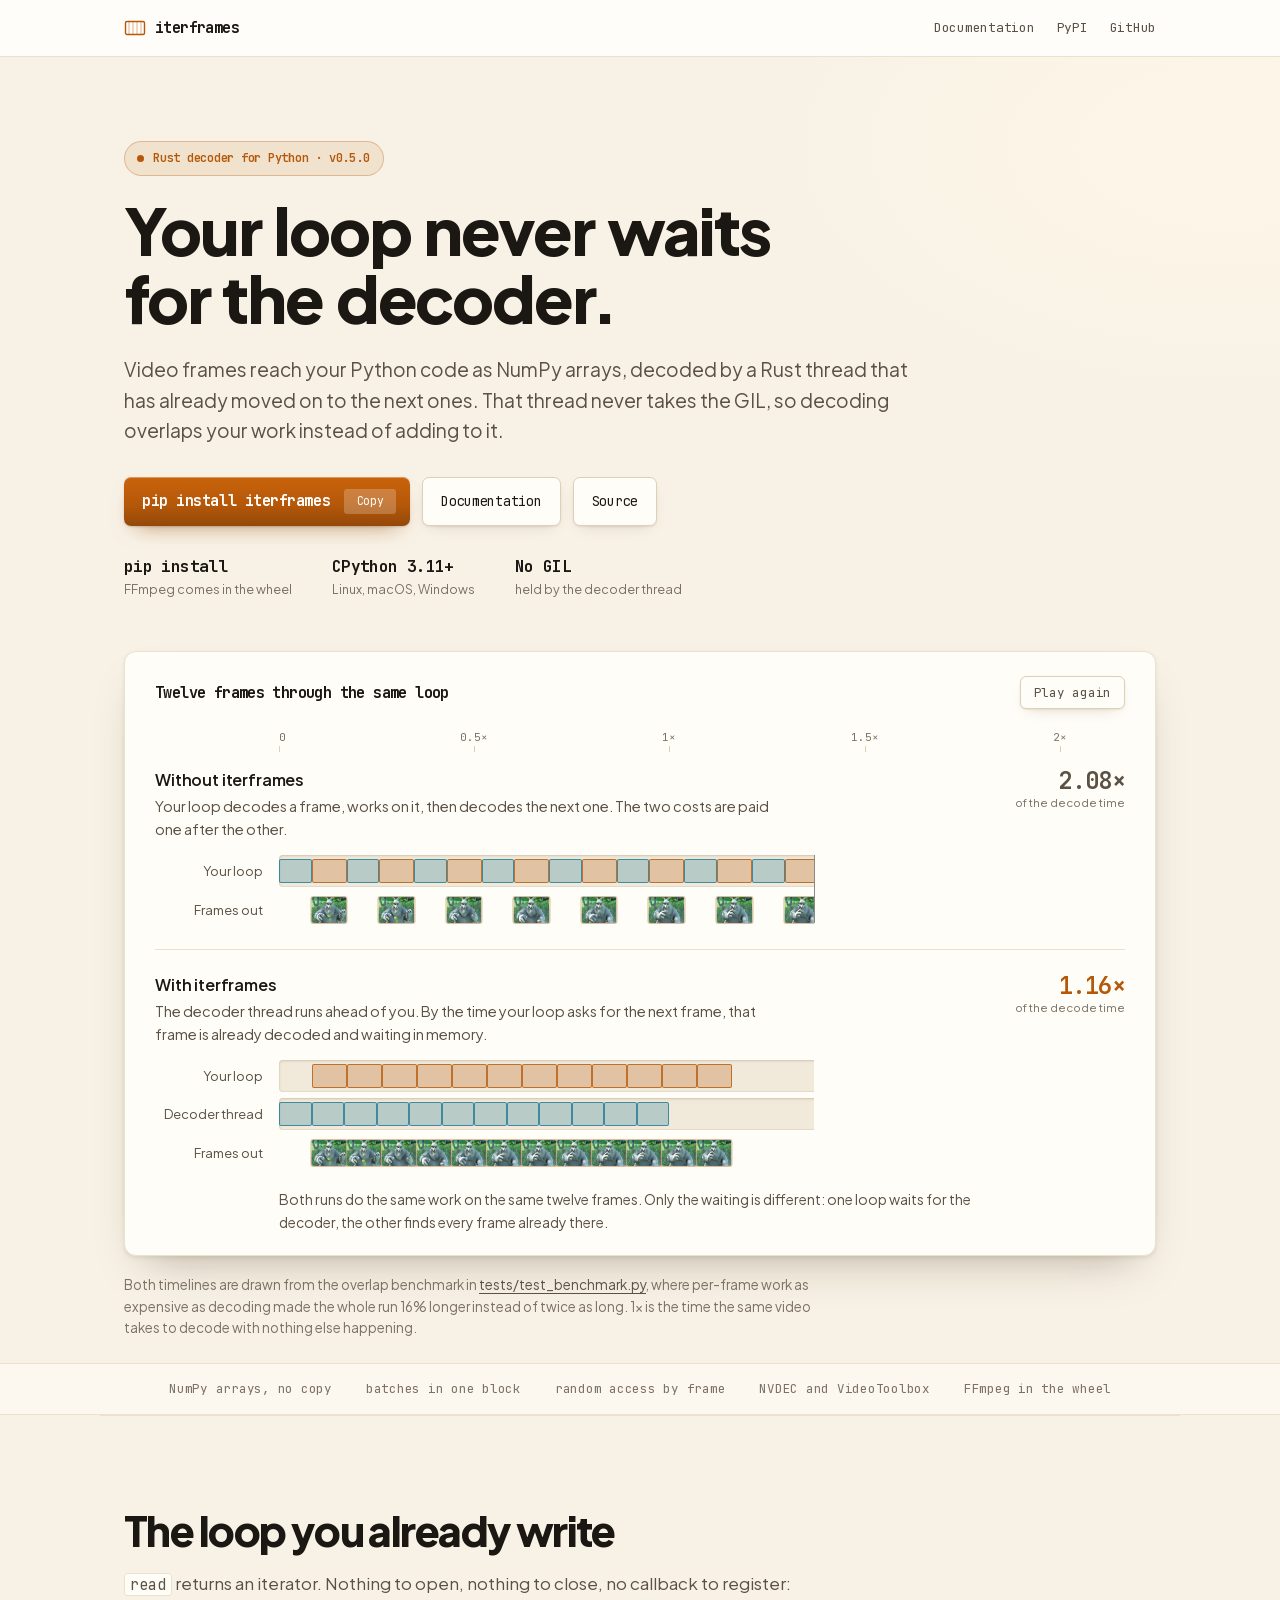
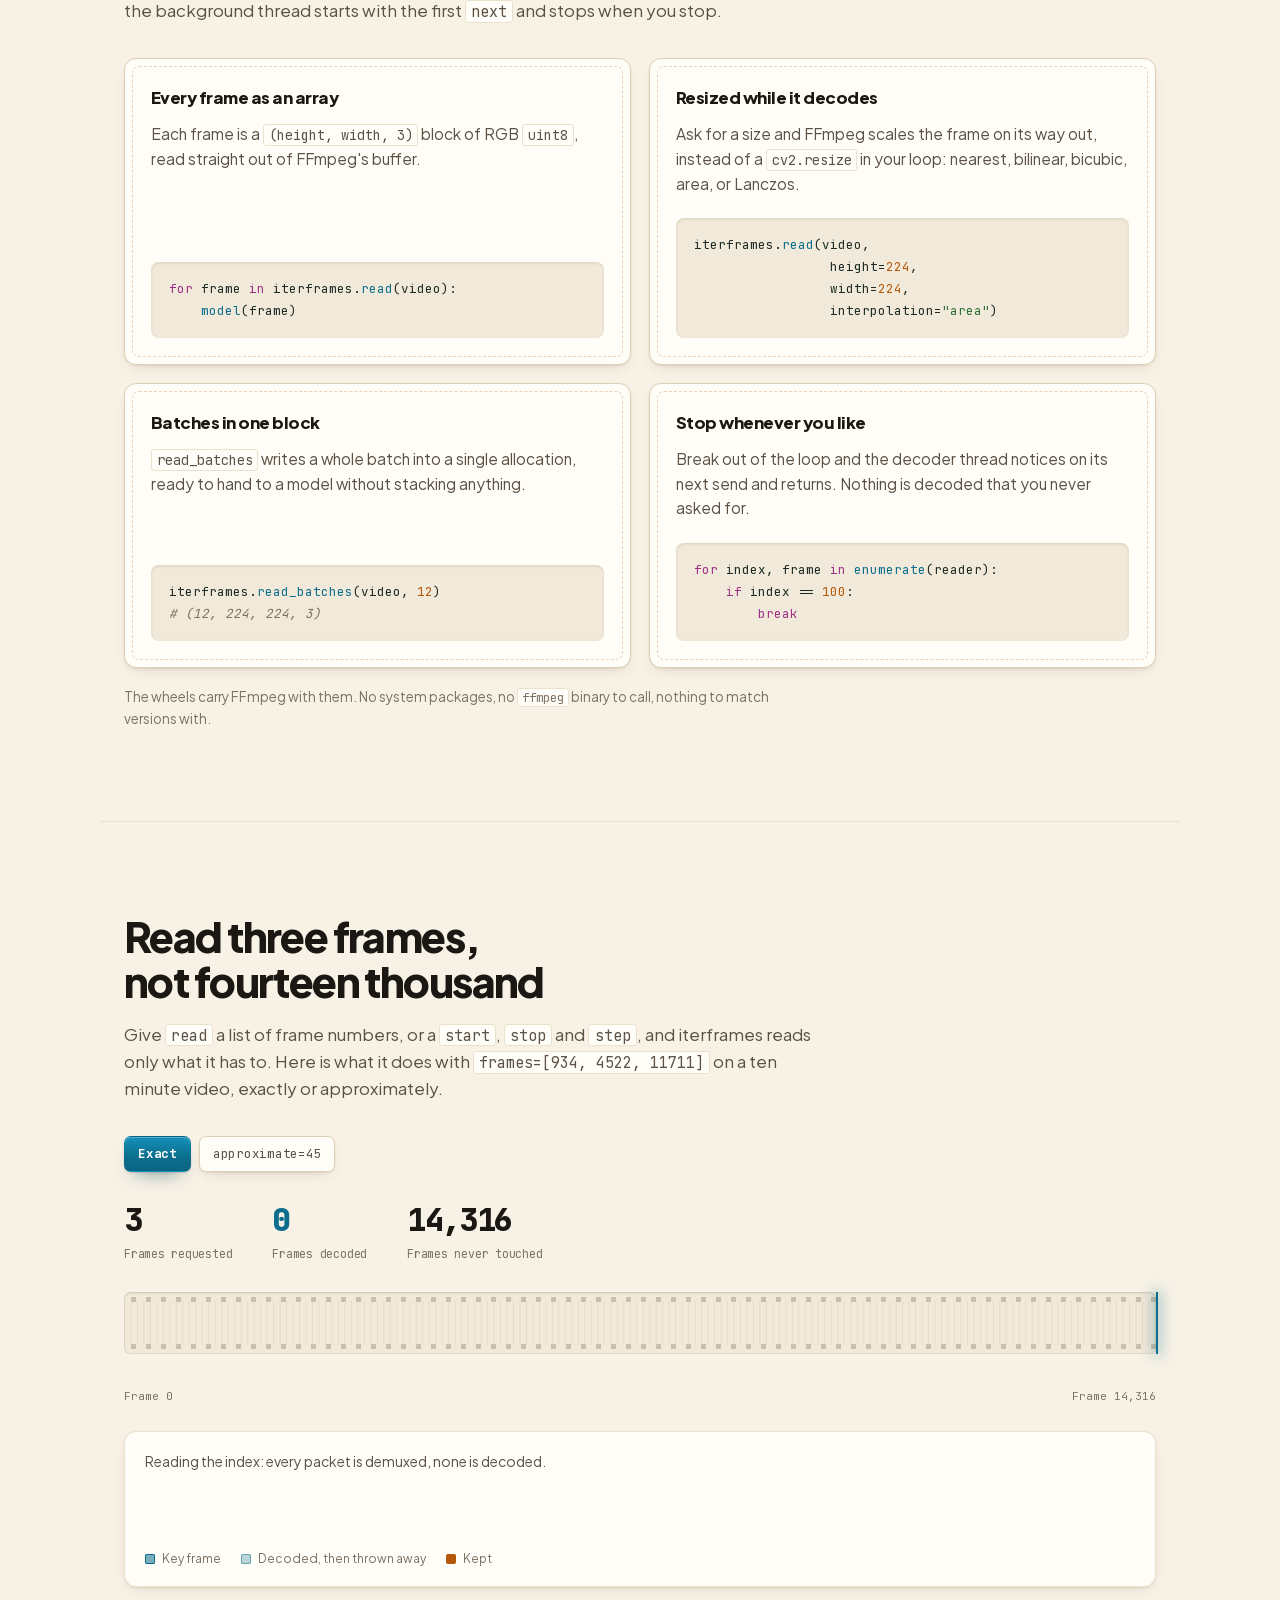
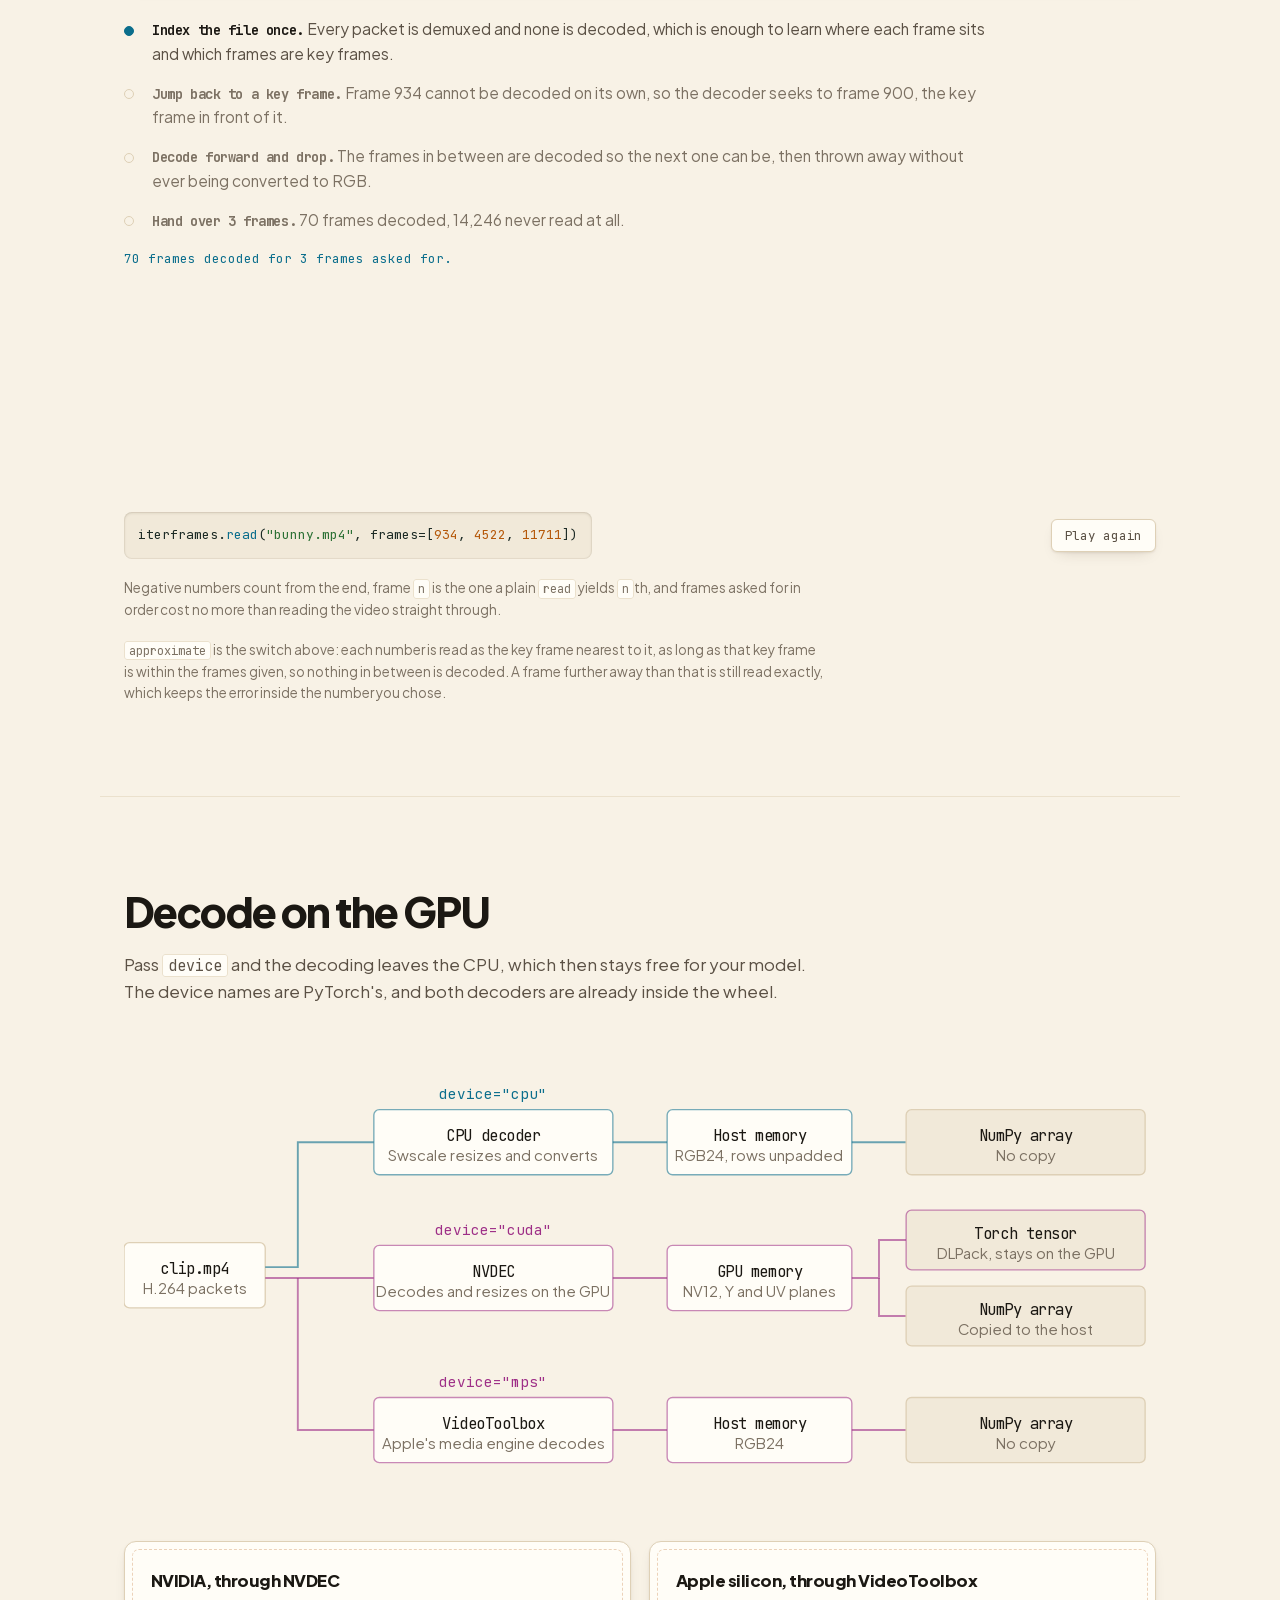
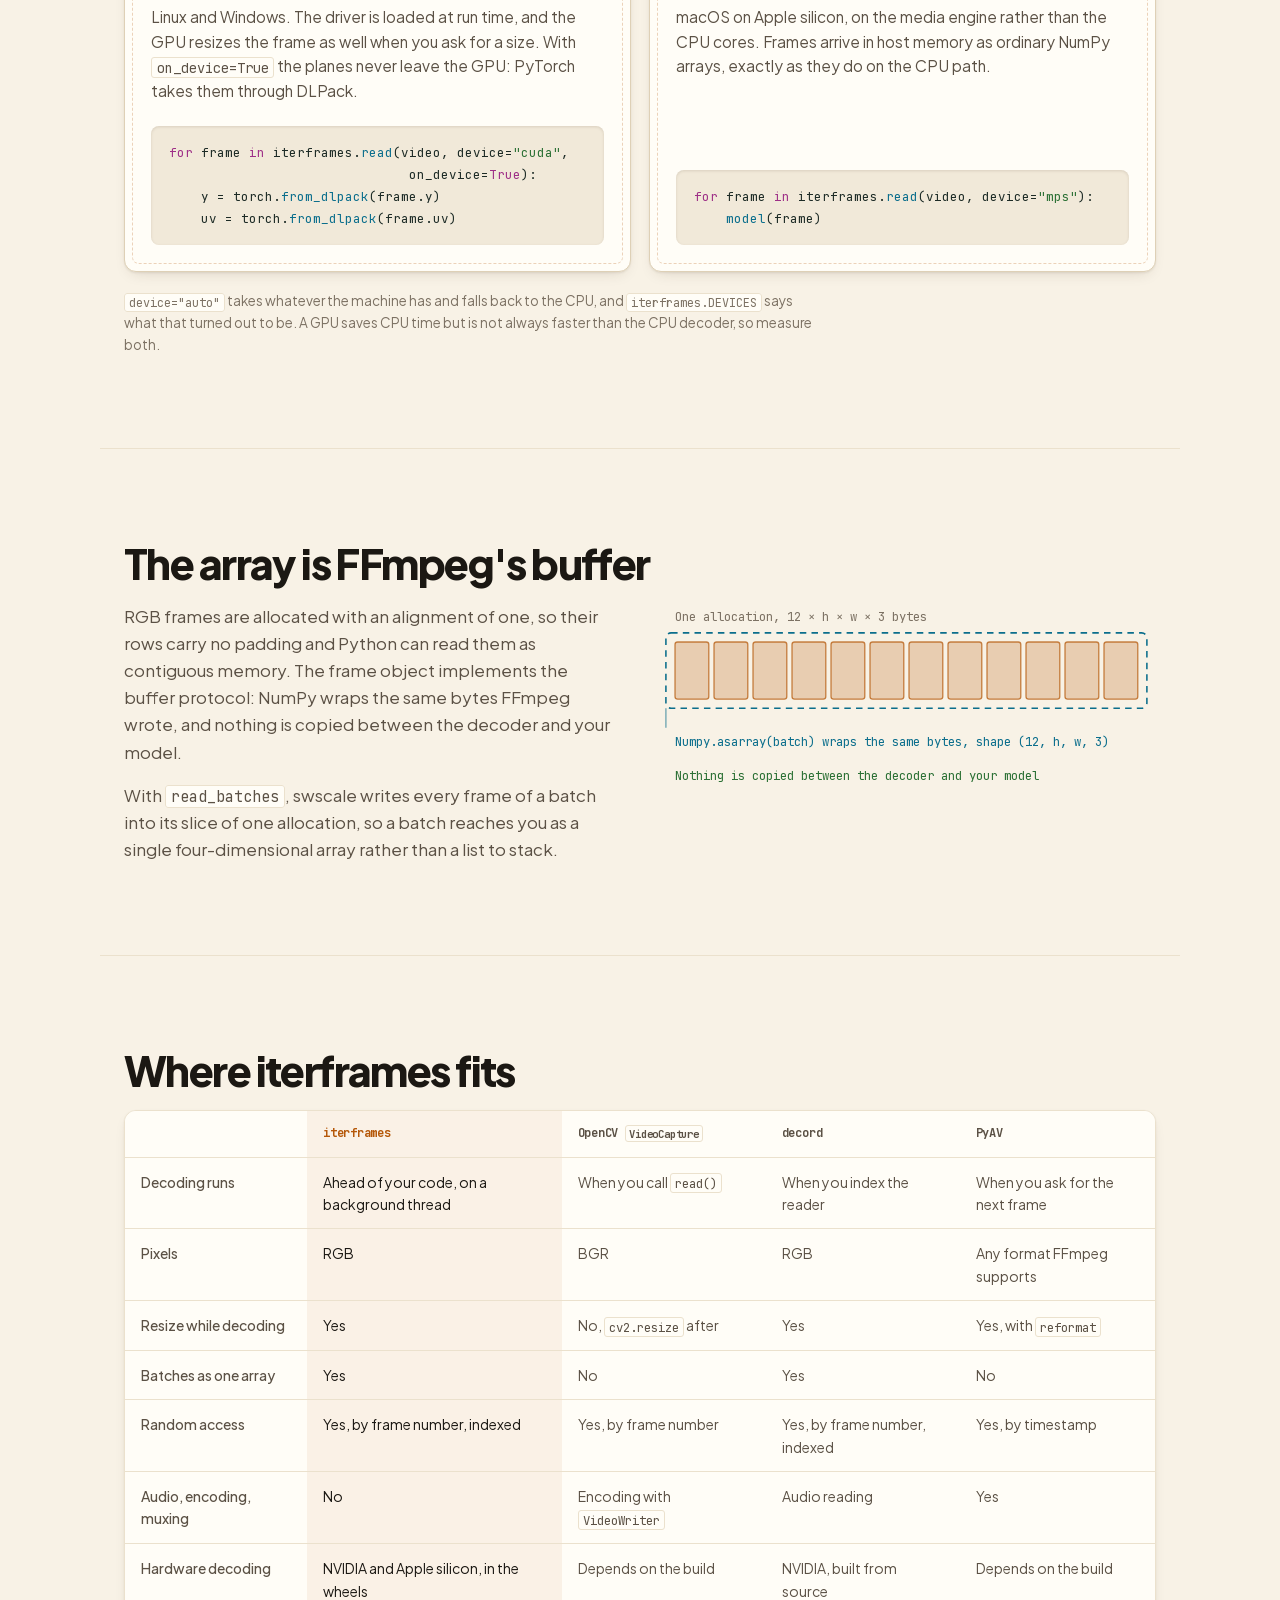
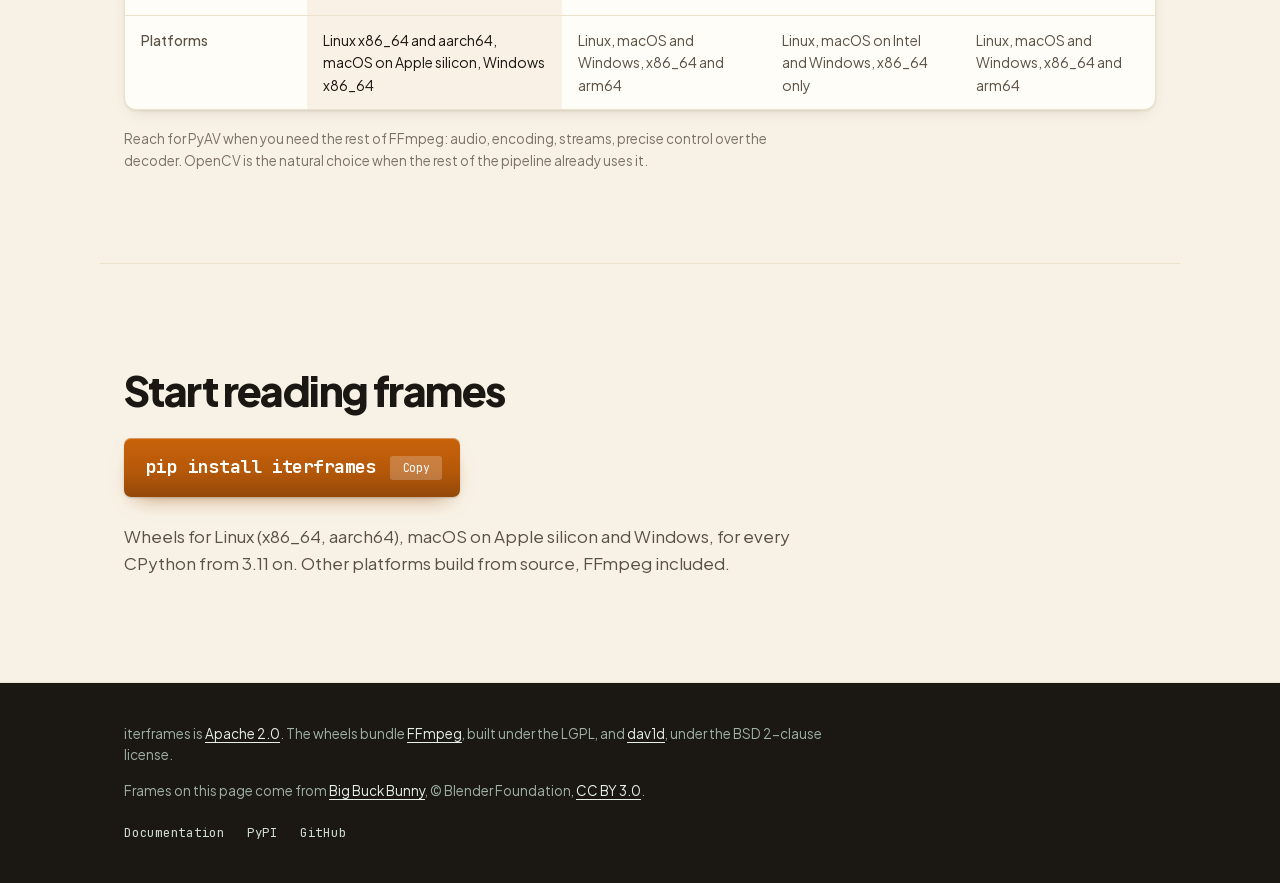
<file: web/index.html>
<!doctype html>
<html lang="en">
<head>
<meta charset="utf-8">
<meta name="viewport" content="width=device-width, initial-scale=1">
<meta name="theme-color" content="#f8f2e6">
<title>iterframes: video frames as NumPy arrays, decoded ahead of your loop</title>
<meta name="description" content="iterframes decodes video on a Rust thread that never takes the GIL, and hands your Python loop frames as NumPy arrays with no copy. Random access by frame number, hardware decoding, FFmpeg in the wheel.">
<link rel="canonical" href="https://alesanfra.github.io/iterframes/">
<meta property="og:type" content="website">
<meta property="og:url" content="https://alesanfra.github.io/iterframes/">
<meta property="og:title" content="iterframes: video frames as NumPy arrays">
<meta property="og:description" content="A Rust thread decodes the next frames while your model works on this one. pip install iterframes, FFmpeg included.">
<meta property="og:image" content="https://alesanfra.github.io/iterframes/assets/og.png">
<meta name="twitter:card" content="summary_large_image">
<link rel="icon" href="assets/favicon.svg" type="image/svg+xml">
<link rel="preload" href="assets/frames.webp" as="image">
<link rel="preload" href="assets/fonts/jetbrains-mono-latin.woff2" as="font" type="font/woff2" crossorigin>
<link rel="preload" href="assets/fonts/jakarta-latin.woff2" as="font" type="font/woff2" crossorigin>
<link rel="stylesheet" href="styles.css">
<!-- Analytics: none. To add a cookieless counter later, drop the snippet here.
     GoatCounter (hosted, free, no cookies, no consent banner):
     <script data-goatcounter="https://NAME.goatcounter.com/count" async src="//gc.zgo.at/count.js"></script> -->
</head>
<body>

<a class="skip" href="#main">Skip to content</a>

<header class="topbar">
  <div class="wrap topbar-in">
    <a class="brand" href="./">
      <svg class="brand-mark" width="22" height="22" viewBox="0 0 22 22" aria-hidden="true">
        <rect x="1.5" y="4.5" width="19" height="13" rx="1.5" fill="none" stroke="currentColor" stroke-width="1.4"/>
        <path d="M5 4.5v13M9 4.5v13M13 4.5v13M17 4.5v13" stroke="currentColor" stroke-width="1" opacity=".45"/>
      </svg>
      <span>iterframes</span>
    </a>
    <nav class="topnav">
      <a href="https://iterframes.readthedocs.io">Documentation</a>
      <a href="https://pypi.org/project/iterframes/">PyPI</a>
      <a href="https://github.com/alesanfra/iterframes">GitHub</a>
    </nav>
  </div>
</header>

<main id="main">

<section class="hero wrap">
  <p class="badge">Rust decoder for Python &middot; v0.5.0</p>
  <h1>Your loop never waits<br>for the decoder.</h1>
  <p class="lede">
    Video frames reach your Python code as NumPy arrays, decoded by a Rust
    thread that has already moved on to the next ones. That thread never takes
    the GIL, so decoding overlaps your work instead of adding to it.
  </p>

  <div class="actions">
    <button class="copy" type="button" data-copy="pip install iterframes">
      <code>pip install iterframes</code>
      <span class="copy-state" aria-live="polite">Copy</span>
    </button>
    <a class="ghost" href="https://iterframes.readthedocs.io">Documentation</a>
    <a class="ghost" href="https://github.com/alesanfra/iterframes">Source</a>
  </div>

  <dl class="stats">
    <div class="stat"><dt><b>pip install</b></dt><dd><span>FFmpeg comes in the wheel</span></dd></div>
    <div class="stat"><dt><b>CPython 3.11+</b></dt><dd><span>Linux, macOS, Windows</span></dd></div>
    <div class="stat"><dt><b>No GIL</b></dt><dd><span>held by the decoder thread</span></dd></div>
  </dl>

  <figure class="trace" id="trace">
    <div class="trace-head">
      <h2 class="trace-title">Twelve frames through the same loop</h2>
      <button class="replay" type="button" id="replay">Play again</button>
    </div>

    <div class="ruler" aria-hidden="true">
      <span style="--at:0">0</span>
      <span style="--at:.2308">0.5&times;</span>
      <span style="--at:.4615">1&times;</span>
      <span style="--at:.6923">1.5&times;</span>
      <span style="--at:.9231">2&times;</span>
    </div>

    <div class="group" id="group-serial">
      <div class="group-head">
        <h3>Without iterframes</h3>
        <p>Your loop decodes a frame, works on it, then decodes the next one. The
          two costs are paid one after the other.</p>
        <span class="group-time" id="time-serial"></span>
      </div>
      <div class="lanes">
        <div class="lane">
          <span class="lane-name">Your&nbsp;loop</span>
          <div class="track" id="lane-serial"></div>
        </div>
        <div class="lane lane-film">
          <span class="lane-name">Frames&nbsp;out</span>
          <div class="strip" id="strip-serial" role="img"
               aria-label="Twelve frames arriving one every two decode times"></div>
        </div>
        <div class="veil"></div>
        <div class="playhead"></div>
      </div>
    </div>

    <div class="group" id="group-overlap">
      <div class="group-head">
        <h3>With iterframes</h3>
        <p>The decoder thread runs ahead of you. By the time your loop asks for the
          next frame, that frame is already decoded and waiting in memory.</p>
        <span class="group-time" id="time-overlap"></span>
      </div>
      <div class="lanes">
        <div class="lane">
          <span class="lane-name">Your&nbsp;loop</span>
          <div class="track" id="lane-overlap"></div>
        </div>
        <div class="lane">
          <span class="lane-name">Decoder&nbsp;thread</span>
          <div class="track" id="lane-decoder"></div>
        </div>
        <div class="lane lane-film">
          <span class="lane-name">Frames&nbsp;out</span>
          <div class="strip" id="strip-overlap" role="img"
               aria-label="Twelve frames arriving back to back, with no gap between them"></div>
        </div>
        <div class="veil"></div>
        <div class="playhead"></div>
      </div>
    </div>

    <figcaption class="trace-foot">
      <p>
        Both runs do the same work on the same twelve frames. Only the waiting
        is different: one loop waits for the decoder, the other finds every
        frame already there.
      </p>
    </figcaption>
  </figure>

  <p class="note">
    Both timelines are drawn from the overlap benchmark in
    <a href="https://github.com/alesanfra/iterframes/blob/main/tests/test_benchmark.py">tests/test_benchmark.py</a>,
    where per-frame work as expensive as decoding made the whole run 16% longer
    instead of twice as long. 1&times; is the time the same video takes to decode
    with nothing else happening.
  </p>
</section>

<div class="ticker">
  <div class="wrap ticker-in">
    <span>NumPy arrays, no copy</span>
    <span>batches in one block</span>
    <span>random access by frame</span>
    <span>NVDEC and VideoToolbox</span>
    <span>FFmpeg in the wheel</span>
  </div>
</div>

<section class="wrap band" id="loop">
  <h2>The loop you already write</h2>
  <p class="sub">
    <code>read</code> returns an iterator. Nothing to open, nothing to close,
    no callback to register: the background thread starts with the first
    <code>next</code> and stops when you stop.
  </p>

  <div class="cards">
    <article class="card">
      <h3>Every frame as an array</h3>
      <p>
        Each frame is a <code>(height, width, 3)</code> block of RGB
        <code>uint8</code>, read straight out of FFmpeg's buffer.
      </p>
<pre><code><span class="k">for</span> frame <span class="k">in</span> iterframes.<span class="f">read</span>(video):
    <span class="f">model</span>(frame)</code></pre>
    </article>

    <article class="card">
      <h3>Resized while it decodes</h3>
      <p>
        Ask for a size and FFmpeg scales the frame on its way out, instead of a
        <code>cv2.resize</code> in your loop: nearest, bilinear, bicubic, area,
        or Lanczos.
      </p>
<pre><code>iterframes.<span class="f">read</span>(video,
                 height=<span class="n">224</span>,
                 width=<span class="n">224</span>,
                 interpolation=<span class="s">"area"</span>)</code></pre>
    </article>

    <article class="card">
      <h3>Batches in one block</h3>
      <p>
        <code>read_batches</code> writes a whole batch into a single allocation,
        ready to hand to a model without stacking anything.
      </p>
<pre><code>iterframes.<span class="f">read_batches</span>(video, <span class="n">12</span>)
<span class="c"># (12, 224, 224, 3)</span></code></pre>
    </article>

    <article class="card">
      <h3>Stop whenever you like</h3>
      <p>
        Break out of the loop and the decoder thread notices on its next send
        and returns. Nothing is decoded that you never asked for.
      </p>
<pre><code><span class="k">for</span> index, frame <span class="k">in</span> <span class="f">enumerate</span>(reader):
    <span class="k">if</span> index == <span class="n">100</span>:
        <span class="k">break</span></code></pre>
    </article>
  </div>

  <p class="note">
    The wheels carry FFmpeg with them. No system packages, no
    <code>ffmpeg</code> binary to call, nothing to match versions with.
  </p>
</section>

<section class="wrap band" id="seek">
  <h2>Read three frames, not fourteen thousand</h2>
  <p class="sub">
    Give <code>read</code> a list of frame numbers, or a <code>start</code>,
    <code>stop</code> and <code>step</code>, and iterframes reads only what it
    has to. Here is what it does with
    <code>frames=[934,&nbsp;4522,&nbsp;11711]</code> on a ten minute video,
    exactly or approximately.
  </p>

  <figure class="seek" id="seekdemo">
    <div class="modes" id="seek-modes" role="group" aria-label="How the frames are read">
      <button class="mode on" type="button" id="mode-exact" aria-pressed="true">Exact</button>
      <button class="mode" type="button" id="mode-approximate" aria-pressed="false">approximate=45</button>
    </div>

    <div class="counters">
      <div class="counter">
        <span class="counter-value" id="count-requested">3</span>
        <span class="counter-label">Frames requested</span>
      </div>
      <div class="counter" data-kind="decoded">
        <span class="counter-value" id="count-decoded">0</span>
        <span class="counter-label">Frames decoded</span>
      </div>
      <div class="counter">
        <span class="counter-value" id="count-skipped">14,316</span>
        <span class="counter-label">Frames never touched</span>
      </div>
    </div>

    <div class="film" id="film">
      <div class="film-ticks" aria-hidden="true"></div>
      <div class="film-scan" id="film-scan"></div>
      <div class="film-runs" id="film-runs"></div>
      <div class="film-marks" id="film-marks"></div>
    </div>
    <div class="film-axis" aria-hidden="true"><span>Frame 0</span><span>Frame 14,316</span></div>

    <div class="zoom" id="zoom">
      <p class="zoom-title" id="zoom-title">Nothing decoded yet.</p>
      <div class="zoom-track">
        <div class="zoom-jump" id="zoom-jump"><span></span></div>
        <div class="zoom-cells" id="zoom-cells"></div>
      </div>
      <div class="zoom-keys">
        <span class="key key-kf">Key frame</span>
        <span class="key key-thrown">Decoded, then thrown away</span>
        <span class="key key-kept">Kept</span>
        <span class="key key-asked" hidden id="key-asked">Asked for, never decoded</span>
      </div>
    </div>

    <ol class="steps" id="seek-steps">
      <li><span class="dot"></span><b>Index the file once.</b> Every packet is demuxed and
        none is decoded, which is enough to learn where each frame sits and which
        frames are key frames.</li>
      <li><span class="dot"></span><b>Jump back to a key frame.</b> Frame 934 cannot be
        decoded on its own, so the decoder seeks to frame 900, the key frame in
        front of it.</li>
      <li><span class="dot"></span><b>Decode forward and drop.</b> The frames in between are
        decoded so the next one can be, then thrown away without ever being
        converted to RGB.</li>
      <li><span class="dot"></span><b>Hand over three frames.</b> 70 frames decoded, 14,246
        never read at all.</li>
    </ol>
    <p class="seek-cost" id="seek-cost"></p>

    <div class="catch" id="catch"></div>

    <figcaption class="seek-foot">
      <pre class="inline-code"><code id="seek-call">iterframes.<span class="f">read</span>(<span class="s">"bunny.mp4"</span>, frames=[<span class="n">934</span>, <span class="n">4522</span>, <span class="n">11711</span>])</code></pre>
      <button class="replay" type="button" id="seek-replay">Play again</button>
    </figcaption>
  </figure>

  <p class="note">
    Negative numbers count from the end, frame <code>n</code> is the one a plain
    <code>read</code> yields <code>n</code>th, and frames asked for in order cost
    no more than reading the video straight through.
  </p>

  <p class="note" id="approximate">
    <code>approximate</code> is the switch above: each number is read as the key
    frame nearest to it, as long as that key frame is within the frames given,
    so nothing in between is decoded. A frame further away than that is still
    read exactly, which keeps the error inside the number you chose.
  </p>
</section>

<section class="wrap band" id="hardware">
  <h2>Decode on the GPU</h2>
  <p class="sub">
    Pass <code>device</code> and the decoding leaves the CPU, which then stays
    free for your model. The device names are PyTorch's, and both decoders are
    already inside the wheel.
  </p>

  <div class="paths">
    <svg viewBox="0 0 760 340" class="pathsvg" role="img" aria-labelledby="paths-desc">
      <desc id="paths-desc">Three paths out of the same file. On the CPU, packets are decoded and scaled by swscale and land in host memory as a NumPy array. On NVIDIA, NVDEC decodes and resizes on the GPU, and the frame either reaches PyTorch through DLPack without leaving the GPU or is copied to the host as a NumPy array. On Apple silicon, VideoToolbox decodes and the frame arrives in host memory as a NumPy array.</desc>

      <g class="node" transform="translate(0,150)">
        <rect width="104" height="48" rx="4"/>
        <text x="52" y="20">clip.mp4</text>
        <text x="52" y="35" class="small">H.264 packets</text>
      </g>

      <path class="wire cpu" d="M104 168 H128 V76 H184"/>
      <path class="wire gpu" d="M104 176 H128 V176 H184"/>
      <path class="wire gpu" d="M128 176 V288 H184"/>

      <text class="tag cpu" x="272" y="44">device="cpu"</text>
      <g class="node cpu" transform="translate(184,52)">
        <rect width="176" height="48" rx="4"/>
        <text x="88" y="20">CPU decoder</text>
        <text x="88" y="35" class="small">Swscale resizes and converts</text>
      </g>
      <path class="wire cpu" d="M360 76 H400"/>
      <g class="node cpu" transform="translate(400,52)">
        <rect width="136" height="48" rx="4"/>
        <text x="68" y="20">Host memory</text>
        <text x="68" y="35" class="small">RGB24, rows unpadded</text>
      </g>
      <path class="wire cpu" d="M536 76 H576"/>
      <g class="node out" transform="translate(576,52)">
        <rect width="176" height="48" rx="4"/>
        <text x="88" y="20">NumPy array</text>
        <text x="88" y="35" class="small">No copy</text>
      </g>

      <text class="tag gpu" x="272" y="144">device="cuda"</text>
      <g class="node gpu" transform="translate(184,152)">
        <rect width="176" height="48" rx="4"/>
        <text x="88" y="20">NVDEC</text>
        <text x="88" y="35" class="small">Decodes and resizes on the GPU</text>
      </g>
      <path class="wire gpu" d="M360 176 H400"/>
      <g class="node gpu" transform="translate(400,152)">
        <rect width="136" height="48" rx="4"/>
        <text x="68" y="20">GPU memory</text>
        <text x="68" y="35" class="small">NV12, Y and UV planes</text>
      </g>
      <path class="wire gpu" d="M536 176 H556 V148 H576"/>
      <path class="wire gpu" d="M556 176 V204 H576"/>
      <g class="node out gpu" transform="translate(576,126)">
        <rect width="176" height="44" rx="4"/>
        <text x="88" y="18">Torch tensor</text>
        <text x="88" y="33" class="small">DLPack, stays on the GPU</text>
      </g>
      <g class="node out" transform="translate(576,182)">
        <rect width="176" height="44" rx="4"/>
        <text x="88" y="18">NumPy array</text>
        <text x="88" y="33" class="small">Copied to the host</text>
      </g>

      <text class="tag gpu" x="272" y="256">device="mps"</text>
      <g class="node gpu" transform="translate(184,264)">
        <rect width="176" height="48" rx="4"/>
        <text x="88" y="20">VideoToolbox</text>
        <text x="88" y="35" class="small">Apple's media engine decodes</text>
      </g>
      <path class="wire gpu" d="M360 288 H400"/>
      <g class="node gpu" transform="translate(400,264)">
        <rect width="136" height="48" rx="4"/>
        <text x="68" y="20">Host memory</text>
        <text x="68" y="35" class="small">RGB24</text>
      </g>
      <path class="wire gpu" d="M536 288 H576"/>
      <g class="node out" transform="translate(576,264)">
        <rect width="176" height="48" rx="4"/>
        <text x="88" y="20">NumPy array</text>
        <text x="88" y="35" class="small">No copy</text>
      </g>
    </svg>
  </div>

  <div class="cards">
    <article class="card">
      <h3>NVIDIA, through NVDEC</h3>
      <p>
        Linux and Windows. The driver is loaded at run time, and the GPU resizes
        the frame as well when you ask for a size. With
        <code>on_device=True</code> the planes never leave the GPU: PyTorch takes
        them through DLPack.
      </p>
<pre><code><span class="k">for</span> frame <span class="k">in</span> iterframes.<span class="f">read</span>(video, device=<span class="s">"cuda"</span>,
                              on_device=<span class="k">True</span>):
    y = torch.<span class="f">from_dlpack</span>(frame.y)
    uv = torch.<span class="f">from_dlpack</span>(frame.uv)</code></pre>
    </article>

    <article class="card">
      <h3>Apple silicon, through VideoToolbox</h3>
      <p>
        macOS on Apple silicon, on the media engine rather than the CPU cores.
        Frames arrive in host memory as ordinary NumPy arrays, exactly as they do
        on the CPU path.
      </p>
<pre><code><span class="k">for</span> frame <span class="k">in</span> iterframes.<span class="f">read</span>(video, device=<span class="s">"mps"</span>):
    <span class="f">model</span>(frame)</code></pre>
    </article>
  </div>

  <p class="note">
    <code>device="auto"</code> takes whatever the machine has and falls back to
    the CPU, and <code>iterframes.DEVICES</code> says what that turned out to be.
    A GPU saves CPU time but is not always faster than the CPU decoder, so
    measure both.
  </p>
</section>

<section class="wrap band" id="nocopy">
  <h2>The array is FFmpeg's buffer</h2>
  <div class="split">
    <div class="split-text">
      <p>
        RGB frames are allocated with an alignment of one, so their rows carry no
        padding and Python can read them as contiguous memory. The frame object
        implements the buffer protocol: NumPy wraps the same bytes FFmpeg wrote,
        and nothing is copied between the decoder and your model.
      </p>
      <p>
        With <code>read_batches</code>, swscale writes every frame of a batch into
        its slice of one allocation, so a batch reaches you as a single
        four-dimensional array rather than a list to stack.
      </p>
    </div>
    <div class="split-diagram">
      <svg viewBox="-10 0 380 152" class="memsvg" role="img" aria-labelledby="mem-desc">
        <desc id="mem-desc">One allocation holds twelve frames back to back; the NumPy array is an outline drawn around the same bytes.</desc>
        <text class="small" x="0" y="14">One allocation, 12 &#215; h &#215; w &#215; 3 bytes</text>
        <g class="cells">
          <rect x="0" y="30" width="26" height="44" rx="2"/><rect x="30" y="30" width="26" height="44" rx="2"/>
          <rect x="60" y="30" width="26" height="44" rx="2"/><rect x="90" y="30" width="26" height="44" rx="2"/>
          <rect x="120" y="30" width="26" height="44" rx="2"/><rect x="150" y="30" width="26" height="44" rx="2"/>
          <rect x="180" y="30" width="26" height="44" rx="2"/><rect x="210" y="30" width="26" height="44" rx="2"/>
          <rect x="240" y="30" width="26" height="44" rx="2"/><rect x="270" y="30" width="26" height="44" rx="2"/>
          <rect x="300" y="30" width="26" height="44" rx="2"/><rect x="330" y="30" width="26" height="44" rx="2"/>
        </g>
        <rect class="view" x="-7" y="23" width="370" height="58" rx="4"/>
        <path class="leader" d="M-7 81 V96"/>
        <text class="small view-label" x="0" y="110">Numpy.asarray(batch) wraps the same bytes, shape (12, h, w, 3)</text>
        <text class="small strike" x="0" y="136">Nothing is copied between the decoder and your model</text>
      </svg>
    </div>
  </div>
</section>

<section class="wrap band" id="compare">
  <h2>Where iterframes fits</h2>
  <div class="tablewrap">
    <table>
      <thead>
        <tr><th scope="col"></th><th scope="col" class="us">iterframes</th><th scope="col">OpenCV <code>VideoCapture</code></th><th scope="col">decord</th><th scope="col">PyAV</th></tr>
      </thead>
      <tbody>
        <tr><th scope="row">Decoding runs</th><td class="us">Ahead of your code, on a background thread</td><td>When you call <code>read()</code></td><td>When you index the reader</td><td>When you ask for the next frame</td></tr>
        <tr><th scope="row">Pixels</th><td class="us">RGB</td><td>BGR</td><td>RGB</td><td>Any format FFmpeg supports</td></tr>
        <tr><th scope="row">Resize while decoding</th><td class="us">Yes</td><td>No, <code>cv2.resize</code> after</td><td>Yes</td><td>Yes, with <code>reformat</code></td></tr>
        <tr><th scope="row">Batches as one array</th><td class="us">Yes</td><td>No</td><td>Yes</td><td>No</td></tr>
        <tr><th scope="row">Random access</th><td class="us">Yes, by frame number, indexed</td><td>Yes, by frame number</td><td>Yes, by frame number, indexed</td><td>Yes, by timestamp</td></tr>
        <tr><th scope="row">Audio, encoding, muxing</th><td class="us">No</td><td>Encoding with <code>VideoWriter</code></td><td>Audio reading</td><td>Yes</td></tr>
        <tr><th scope="row">Hardware decoding</th><td class="us">NVIDIA and Apple silicon, in the wheels</td><td>Depends on the build</td><td>NVIDIA, built from source</td><td>Depends on the build</td></tr>
        <tr><th scope="row">Platforms</th><td class="us">Linux x86_64 and aarch64, macOS on Apple silicon, Windows x86_64</td><td>Linux, macOS and Windows, x86_64 and arm64</td><td>Linux, macOS on Intel and Windows, x86_64 only</td><td>Linux, macOS and Windows, x86_64 and arm64</td></tr>
      </tbody>
    </table>
  </div>
  <p class="note">
    Reach for PyAV when you need the rest of FFmpeg: audio, encoding, streams,
    precise control over the decoder. OpenCV is the natural choice when the rest
    of the pipeline already uses it.
  </p>
</section>

<section class="wrap closing">
  <h2>Start reading frames</h2>
  <button class="copy big" type="button" data-copy="pip install iterframes">
    <code>pip install iterframes</code>
    <span class="copy-state" aria-live="polite">Copy</span>
  </button>
  <p class="sub">
    Wheels for Linux (x86_64, aarch64), macOS on Apple silicon and Windows, for
    every CPython from 3.11 on. Other platforms build from source, FFmpeg
    included.
  </p>
</section>

</main>

<footer class="site-foot">
  <div class="wrap foot-in">
    <p>
      iterframes is <a href="https://github.com/alesanfra/iterframes/blob/main/LICENSE">Apache 2.0</a>.
      The wheels bundle <a href="https://ffmpeg.org/">FFmpeg</a>, built under the LGPL, and
      <a href="https://code.videolan.org/videolan/dav1d">dav1d</a>, under the BSD 2-clause license.
    </p>
    <p>
      Frames on this page come from
      <a href="https://peach.blender.org/">Big Buck Bunny</a>, &copy; Blender
      Foundation, <a href="https://creativecommons.org/licenses/by/3.0/">CC BY 3.0</a>.
    </p>
    <nav class="foot-nav">
      <a href="https://iterframes.readthedocs.io">Documentation</a>
      <a href="https://pypi.org/project/iterframes/">PyPI</a>
      <a href="https://github.com/alesanfra/iterframes">GitHub</a>
    </nav>
  </div>
</footer>

<script src="main.js" defer></script>
</body>
</html>
</file>
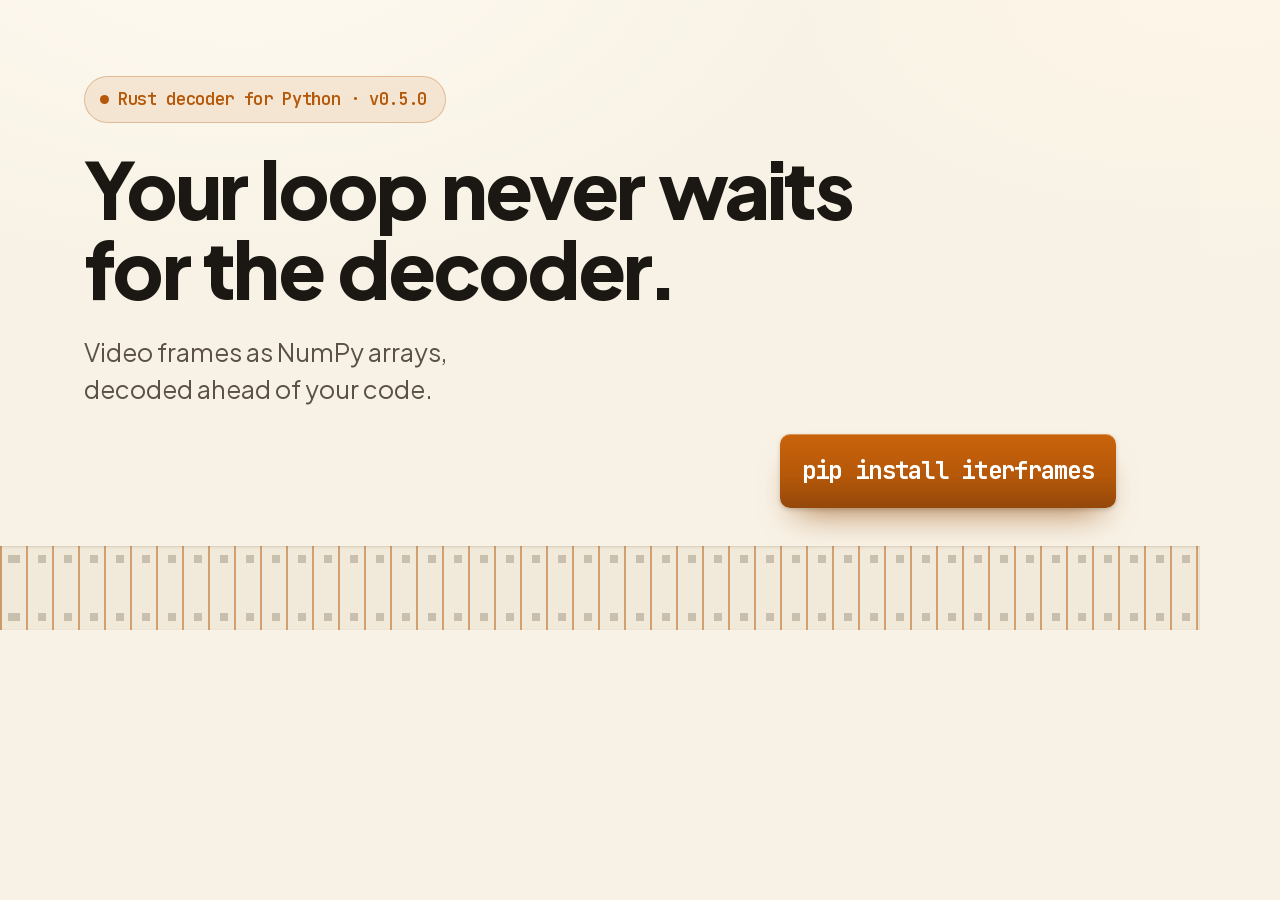
<file: web/og-card.html>
<!doctype html>
<html lang="en">
<meta charset="utf-8">
<title>og</title>
<link rel="stylesheet" href="styles.css">
<style>
  html, body { margin: 0; }
  body { width: 1200px; height: 630px; overflow: hidden; }
  .og {
    box-sizing: border-box; width: 1200px; height: 630px;
    padding: 76px 84px 0; position: relative;
    background: var(--bg);
    background-image:
      radial-gradient(900px 520px at 20% -12%, #fffaf0 0%, transparent 66%),
      radial-gradient(640px 360px at 98% 0%, #fdf6e8 0%, transparent 60%);
  }
  .og .badge { margin: 0 0 26px; max-width: none; white-space: nowrap; font-size: 17px; padding: 9px 18px 9px 15px; }
  .og .badge::before { width: 9px; height: 9px; }
  .og h1 { font-size: 78px; line-height: 1.02; letter-spacing: -.035em; margin: 0 0 26px; }
  .og .lede-og { margin: 0; font-size: 25px; line-height: 1.45; color: var(--dim); max-width: 24ch; }
  .og .slug {
    position: absolute; right: 84px; bottom: 122px;
    display: inline-flex; align-items: center; gap: 16px;
    background: linear-gradient(180deg, #c9630b 0%, var(--frame) 56%, #94480a 100%);
    color: #fff; border-radius: 10px; padding: 18px 22px;
    font-family: var(--mono); font-size: 24px; font-weight: 700; letter-spacing: -.03em;
    box-shadow:
      inset 0 1px 0 rgb(255 255 255 / .3),
      0 2px 4px rgb(60 42 16 / .2),
      0 20px 34px -16px rgb(150 74 8 / .7);
  }
  .og .og-strip {
    position: absolute; left: 0; right: 0; bottom: 0; height: 84px;
    background-color: var(--bg-3);
    background-image:
      repeating-linear-gradient(90deg, rgb(60 42 16 / .22) 0 8px, transparent 8px 26px),
      repeating-linear-gradient(90deg, rgb(60 42 16 / .22) 0 8px, transparent 8px 26px),
      repeating-linear-gradient(90deg, rgb(var(--frame-rgb) / .5) 0 2px, transparent 2px 26px);
    background-size: 100% 8px, 100% 8px, 100% 100%;
    background-position: 12px 9px, 12px calc(100% - 9px), 0 0;
    background-repeat: repeat-x;
    box-shadow: inset 0 1px 3px rgb(60 42 16 / .16);
  }
</style>
<div class="og">
  <p class="badge">Rust decoder for Python &middot; v0.5.0</p>
  <h1>Your loop never waits<br>for the decoder.</h1>
  <p class="lede-og">Video frames as NumPy arrays, decoded ahead of your code.</p>
  <span class="slug">pip install iterframes</span>
  <span class="og-strip"></span>
</div>
</file>
<file: web/styles.css>
/* iterframes landing page.
   Colour meanings are fixed across every diagram on the page:
   amber = frames and data, cyan = the decoder thread, magenta = the GPU.

   The page is a light table: the surface is lit and slightly cool, the
   figures are objects resting on it, and the tracks frames run through are
   cut into it. Two shadows carry that, --lift for what sits on the table
   and --well for what is cut into it; nothing else casts one. */

@font-face {
  font-family: "Plus Jakarta Sans";
  src: url("assets/fonts/jakarta-latin.woff2") format("woff2");
  font-weight: 400 800;
  font-display: swap;
  unicode-range: U+0000-00FF, U+0131, U+0152-0153, U+2000-206F, U+2122, U+2212, U+FFFD;
}

@font-face {
  font-family: "JetBrains Mono";
  src: url("assets/fonts/jetbrains-mono-latin.woff2") format("woff2");
  font-weight: 400 800;
  font-display: swap;
  unicode-range: U+0000-00FF, U+0131, U+0152-0153, U+2000-206F, U+2122, U+2212, U+FFFD;
}

:root {
  --bg: #f8f2e6;
  --bg-2: #fffdf7;
  --bg-3: #f1e9d9;
  --line: #ded0b6;
  --line-soft: #ebe1cd;
  --line-strong: #c3b192;
  --ink: #1b1813;
  --dim: #5b5145;
  --mute: #7c7163;

  /* Each accent is dark enough to read as text on the paper, and the triple
     behind it makes the washes in the diagrams the same colour. */
  --frame-rgb: 181 88 9;
  --thread-rgb: 11 110 140;
  --gpu-rgb: 158 47 135;
  --ok-rgb: 43 112 52;

  --frame: rgb(var(--frame-rgb));
  --thread: rgb(var(--thread-rgb));
  --gpu: rgb(var(--gpu-rgb));
  --ok: rgb(var(--ok-rgb));
  --frame-glow: rgb(var(--frame-rgb) / .28);

  /* Objects on the paper, and slots cut into it. */
  --lift: 0 1px 2px rgb(60 42 16 / .08), 0 6px 16px -8px rgb(60 42 16 / .22);
  --lift-high: 0 2px 4px rgb(60 42 16 / .09), 0 22px 44px -22px rgb(60 42 16 / .36);
  --well: inset 0 1px 3px rgb(60 42 16 / .14), inset 0 0 0 1px rgb(60 42 16 / .05);

  --mono: "JetBrains Mono", ui-monospace, "SF Mono", SFMono-Regular,
          "Cascadia Mono", Menlo, Consolas, monospace;
  --sans: "Plus Jakarta Sans", system-ui, -apple-system, "Segoe UI", Roboto,
          "Helvetica Neue", Arial, sans-serif;

  --gutter: 124px;
}

* { box-sizing: border-box; }

html { -webkit-text-size-adjust: 100%; }

body {
  margin: 0;
  background: var(--bg);
  color: var(--ink);
  font-family: var(--sans);
  font-size: 17px;
  line-height: 1.6;
  -webkit-font-smoothing: antialiased;
  /* Warmer where the page opens, so the paper is not one flat fill. */
  background-image:
    radial-gradient(1100px 620px at 22% -10%, #fffaf0 0%, transparent 66%),
    radial-gradient(760px 420px at 96% 2%, #fdf6e8 0%, transparent 60%);
  background-repeat: no-repeat;
}

a { color: var(--thread); text-decoration-thickness: 1px; text-underline-offset: 3px; }
a:hover { color: #095f7c; }

code, pre { font-family: var(--mono); }

:where(p, li, td, th) code {
  font-size: .88em;
  background: var(--bg-2);
  border: 1px solid var(--line-soft);
  border-radius: 3px;
  padding: .05em .34em;
}

:focus-visible {
  outline: 2px solid var(--frame);
  outline-offset: 2px;
  border-radius: 2px;
}

.skip {
  position: absolute; left: -9999px;
  background: var(--frame); color: #fff; padding: 10px 16px; z-index: 9;
}
.skip:focus { left: 12px; top: 12px; }

.wrap { max-width: 1080px; margin: 0 auto; padding-inline: 24px; }

/* ---------- top bar ---------- */

.topbar {
  position: sticky; top: 0; z-index: 8;
  border-bottom: 1px solid var(--line-soft);
  background: rgb(255 255 255 / .82);
  backdrop-filter: saturate(1.4) blur(10px);
}
.topbar-in {
  display: flex; align-items: center; justify-content: space-between;
  gap: 20px; padding-block: 16px;
}
.brand {
  display: inline-flex; align-items: center; gap: 9px;
  color: var(--ink); text-decoration: none;
  font-family: var(--mono); font-weight: 700; font-size: 15px; letter-spacing: -.04em;
}
.brand-mark { color: var(--frame); flex: none; }
.topnav { display: flex; gap: 22px; font-family: var(--mono); font-size: 13px; letter-spacing: -.02em; }
.topnav a { color: var(--dim); text-decoration: none; }
.topnav a:hover { color: var(--ink); }

/* ---------- hero ---------- */

.hero { padding-block: clamp(44px, 8vw, 84px) 24px; }

.badge {
  display: inline-flex; align-items: center; gap: 9px;
  margin: 0 0 20px; padding: 7px 14px 7px 12px;
  background: rgb(var(--frame-rgb) / .1);
  border: 1px solid rgb(var(--frame-rgb) / .3); border-radius: 999px;
  font-family: var(--mono); font-size: 12px; font-weight: 600;
  letter-spacing: -.02em; color: var(--frame);
}
.badge::before {
  content: ""; width: 7px; height: 7px; border-radius: 50%;
  background: var(--frame); flex: none;
}

.stats { display: flex; flex-wrap: wrap; gap: 14px 40px; margin: 0 0 52px; }
.stat b {
  display: block; font-family: var(--mono); font-size: 1rem; font-weight: 700;
  letter-spacing: -.04em; color: var(--ink);
}
.stats dt, .stats dd { margin: 0; }
.stat span { display: block; font-size: 12.5px; color: var(--mute); }

.ticker {
  border-block: 1px solid var(--line-soft);
  background: rgb(255 253 247 / .6);
}
.ticker-in {
  display: flex; flex-wrap: wrap; gap: 10px 34px; justify-content: center;
  padding-block: 15px;
  font-family: var(--mono); font-size: 12.5px; letter-spacing: -.02em;
  color: var(--mute);
}

h1 {
  font-weight: 800;
  font-size: clamp(2.1rem, 6.4vw, 4.05rem);
  line-height: 1.05;
  letter-spacing: -.032em;
  word-spacing: .04em;
  overflow-wrap: break-word;
  margin: 0 0 22px;
  text-wrap: balance;
}

.lede {
  max-width: 58ch;
  font-size: clamp(1.06rem, 1.5vw, 1.24rem);
  line-height: 1.58;
  color: var(--dim);
  margin: 0 0 32px;
}

.actions { display: flex; flex-wrap: wrap; gap: 12px; margin-bottom: 28px; }

.copy {
  display: inline-flex; align-items: center; gap: 14px;
  background: linear-gradient(180deg, #c9630b 0%, var(--frame) 56%, #94480a 100%);
  color: #fff;
  border: none; border-radius: 7px;
  padding: 12px 14px 12px 18px;
  font: inherit; cursor: pointer;
  box-shadow:
    inset 0 1px 0 rgb(255 255 255 / .34),
    0 1px 2px rgb(60 42 16 / .18),
    0 10px 22px -12px rgb(150 74 8 / .7);
  transition: transform .12s ease, box-shadow .12s ease, filter .12s ease;
}
.copy code { font-family: var(--mono); font-size: 15px; font-weight: 700; letter-spacing: -.03em; }
.copy-state {
  font-family: var(--mono); font-size: 11.5px; letter-spacing: -.02em;
  background: rgb(255 255 255 / .22);
  border-radius: 3px; padding: 3px 8px; min-width: 52px; text-align: center;
}
.copy:hover { filter: brightness(1.06); }
.copy:active {
  transform: translateY(1px);
  box-shadow:
    inset 0 2px 4px rgb(86 40 4 / .45),
    0 1px 1px rgb(60 42 16 / .16);
}
.copy.big { padding: 15px 18px 15px 22px; }
.copy.big code { font-size: 18px; }

.ghost {
  display: inline-flex; align-items: center;
  background: var(--bg-2);
  border: 1px solid var(--line); border-radius: 7px;
  padding: 12px 18px; color: var(--ink); text-decoration: none;
  font-family: var(--mono); font-size: 13.5px; letter-spacing: -.02em;
  box-shadow: var(--lift);
  transition: transform .12s ease, box-shadow .12s ease;
}
.ghost:hover { transform: translateY(-1px); box-shadow: var(--lift-high); }
.ghost:active { transform: translateY(1px); box-shadow: var(--well); }

/* ---------- the two timelines ---------- */

.trace {
  margin: 0;
  background: var(--bg-2);
  border: 1px solid var(--line-soft);
  border-radius: 12px;
  padding: 24px clamp(16px, 3vw, 30px) 22px;
  box-shadow: var(--lift-high);
}

.trace-head {
  display: flex; flex-wrap: wrap; align-items: center;
  justify-content: space-between; gap: 14px; margin-bottom: 20px;
}
.trace-title {
  font-family: var(--mono); font-size: .95rem; font-weight: 700;
  margin: 0; max-width: none; letter-spacing: -.04em;
}

.replay {
  font-family: var(--mono); font-size: 12.5px; letter-spacing: -.02em;
  color: var(--dim); background: var(--bg-2);
  border: 1px solid var(--line); border-radius: 6px;
  padding: 7px 13px; cursor: pointer;
  box-shadow: var(--lift);
  transition: transform .12s ease, box-shadow .12s ease, color .12s ease;
}
.replay:hover { color: var(--ink); transform: translateY(-1px); box-shadow: var(--lift-high); }
.replay:active { transform: translateY(1px); box-shadow: var(--well); }

.ruler {
  position: relative; height: 20px; margin-bottom: 4px;
  margin-left: var(--gutter);
  font-family: var(--mono); font-size: 11px; color: var(--mute);
}
.ruler span {
  position: absolute; top: 0; left: calc(var(--at) * 100%);
  transform: translateX(-50%); white-space: nowrap;
}
.ruler span::after {
  content: ""; position: absolute; left: 50%; top: 17px;
  width: 1px; height: 6px; background: var(--line);
}
.ruler span:first-child { transform: none; }
.ruler span:first-child::after { left: 0; }

.group { padding-top: 14px; }
.group + .group { margin-top: 26px; border-top: 1px solid var(--line-soft); padding-top: 22px; }

.group-head {
  display: grid; grid-template-columns: minmax(0, 1fr) auto;
  gap: 2px 20px; align-items: start; margin-bottom: 14px;
}
.group-head h3 {
  grid-column: 1; margin: 0;
  font-size: 1rem; font-weight: 600; letter-spacing: -.01em;
}
.group-head p {
  grid-column: 1; margin: 0; max-width: 62ch;
  font-size: 14.5px; color: var(--dim);
}
.group-time {
  grid-column: 2; grid-row: 1 / span 2;
  text-align: right; line-height: 1.2;
}
.group-time b {
  display: block; font-family: var(--mono); font-weight: 600;
  font-size: 1.5rem; letter-spacing: -.03em; color: var(--dim);
  font-variant-numeric: tabular-nums;
}
.group-time small { display: block; font-size: 11.5px; color: var(--mute); }
.group.finished .group-time b { color: var(--ink); }
#group-overlap.finished .group-time b { color: var(--frame); }

.lanes { position: relative; padding-left: var(--gutter); }

.lane { position: relative; height: 32px; margin-bottom: 6px; }
.lane:last-of-type { margin-bottom: 0; }
.lane-film { height: 26px; margin-top: 10px; }
.lane-name {
  position: absolute; left: calc(-1 * var(--gutter)); top: 0; bottom: 0;
  width: calc(var(--gutter) - 16px);
  display: flex; align-items: center; justify-content: flex-end;
  font-size: 13px; color: var(--dim);
}
.track {
  position: absolute; inset: 0;
  background: var(--bg-3); border-radius: 4px;
  box-shadow: var(--well);
}

.blk {
  position: absolute; top: 4px; bottom: 4px;
  left: calc(var(--x) * 100%);
  width: calc(var(--w) * 100%);
  border-radius: 2px; border: 1px solid transparent;
}
.blk.decode { background: rgb(var(--thread-rgb) / .24); border-color: rgb(var(--thread-rgb) / .7); }
.blk.work   { background: rgb(var(--frame-rgb) / .26); border-color: rgb(var(--frame-rgb) / .78); }

/* Each frame sits at the moment the loop received it, so the gaps between
   them are the waiting. */
.strip { position: absolute; inset: 0; }
.thumb {
  position: absolute; top: 0; bottom: 0;
  width: max(4.2%, 16px);
  left: calc(var(--t) * 100%);
  transform: translateX(-100%);
  background-image: url("assets/frames.webp");
  background-size: 1200% 100%;
  background-position: calc(var(--i) * 100% / 11) 0;
  border-radius: 2px;
  box-shadow: 0 0 0 1px rgb(var(--frame-rgb) / .4);
}

.veil {
  /* Two pixels past the lanes, so the ring around a frame that has not
     arrived yet is covered as well. */
  position: absolute; top: -2px; bottom: -2px; right: 0;
  left: calc(var(--gutter) + var(--p, 0) * (100% - var(--gutter)));
  background: var(--bg-2);
  pointer-events: none;
}
.playhead {
  position: absolute; top: 0; bottom: 0; width: 1px;
  left: calc(var(--gutter) + var(--p, 0) * (100% - var(--gutter)));
  background: var(--ink); opacity: .5; pointer-events: none;
}
.group.finished .playhead { opacity: 0; }

.trace-foot { margin: 22px 0 0 var(--gutter); }
.trace-foot p { margin: 0; font-size: 14px; color: var(--dim); max-width: 70ch; }

.note {
  max-width: 70ch; margin: 18px 0 0;
  font-size: 13.5px; line-height: 1.6; color: var(--mute);
}
.note a { color: var(--dim); }

/* ---------- sections ---------- */

.band { padding-block: clamp(56px, 8vw, 92px); border-top: 1px solid var(--line-soft); }

h2 {
  font-size: clamp(1.75rem, 3.4vw, 2.6rem);
  font-weight: 800; letter-spacing: -.038em; line-height: 1.06;
  margin: 0 0 18px; max-width: 22ch; text-wrap: balance;
}
.sub { max-width: 58ch; color: var(--dim); margin: 0 0 34px; }

pre {
  margin: 0; overflow-x: auto;
  background: var(--bg-3); border: none;
  border-radius: 8px; padding: 18px 20px;
  font-size: 13.5px; line-height: 1.75; color: #1d2b26;
  box-shadow: var(--well);
}
pre .k { color: var(--gpu); }
pre .f { color: var(--thread); }
pre .s { color: var(--ok); }
pre .n { color: var(--frame); }
pre .c { color: var(--mute); font-style: italic; }
.inline-code { padding: 12px 14px; font-size: 13px; }

/* ---------- cards ---------- */

.cards {
  display: grid; gap: 18px;
  grid-template-columns: minmax(0, 1fr);
}
@media (min-width: 780px) {
  .cards { grid-template-columns: repeat(2, minmax(0, 1fr)); }
}

.card {
  position: relative;
  display: flex; flex-direction: column;
  background: var(--bg-2);
  border: 1px solid var(--line); border-radius: 12px;
  padding: 26px;
  box-shadow: var(--lift);
}
.card::before {
  content: ""; position: absolute; inset: 7px;
  border: 1px dashed rgb(var(--frame-rgb) / .26); border-radius: 7px;
  pointer-events: none;
}
.card h3 {
  margin: 0 0 10px; font-size: 1.05rem;
  font-weight: 800; letter-spacing: -.03em;
}
.card p { margin: 0 0 22px; font-size: 15.5px; color: var(--dim); }
.card pre {
  margin: auto 0 0; border: none;
  border-radius: 8px; background: var(--bg-3);
  box-shadow: inset 0 1px 3px rgb(60 42 16 / .13);
  font-size: 12.5px; padding: 16px 18px;
}

/* ---------- random access ---------- */

.seek { margin: 0; }

.modes { display: flex; gap: 8px; margin-bottom: 22px; flex-wrap: wrap; }
.mode {
  font: inherit; font-size: 12.5px; font-family: var(--mono); letter-spacing: -.02em;
  color: var(--dim); background: var(--bg-2);
  border: 1px solid var(--line); border-radius: 7px;
  padding: 7px 13px; cursor: pointer;
  box-shadow: var(--lift);
  transition: transform .12s ease, box-shadow .12s ease, color .12s ease;
}
.mode:hover { color: var(--ink); transform: translateY(-1px); box-shadow: var(--lift-high); }
.mode.on {
  color: #fff; font-weight: 700;
  background: linear-gradient(180deg, #1490bb 0%, var(--thread) 60%, #0a6483 100%);
  border-color: transparent; transform: none;
  box-shadow:
    inset 0 1px 0 rgb(255 255 255 / .28),
    0 1px 2px rgb(60 42 16 / .16),
    0 10px 20px -12px rgb(6 78 100 / .8);
}

.counters { display: flex; flex-wrap: wrap; gap: 14px 40px; margin-bottom: 28px; }
.counter { display: flex; flex-direction: column; }
.counter-value {
  font-family: var(--mono); font-weight: 800;
  font-size: 2rem; letter-spacing: -.05em; color: var(--ink);
  font-variant-numeric: tabular-nums;
}
.counter[data-kind="decoded"] .counter-value { color: var(--thread); }
.counter-label { font-family: var(--mono); font-size: 11.5px; letter-spacing: -.02em; color: var(--mute); }

/* The frames of the file, in a strip with sprocket holes down both edges. */
.film {
  position: relative; height: 62px;
  background-color: var(--bg-3);
  background-image:
    repeating-linear-gradient(90deg, rgb(60 42 16 / .22) 0 5px, transparent 5px 15px),
    repeating-linear-gradient(90deg, rgb(60 42 16 / .22) 0 5px, transparent 5px 15px);
  background-size: 100% 5px;
  background-position: 7px 5px, 7px calc(100% - 5px);
  background-repeat: repeat-x;
  border: none; border-radius: 6px;
  box-shadow: var(--well);
}
.film-ticks {
  position: absolute; inset: 9px 0; overflow: hidden;
  background-image: linear-gradient(90deg, var(--line) 0 1px, transparent 1px);
  background-size: calc(100% / 159) 100%;
  opacity: .5;
}
.film.indexed .film-ticks {
  opacity: .45;
  background-image: linear-gradient(90deg, var(--thread) 0 1px, transparent 1px);
}
.film-scan {
  position: absolute; top: 0; bottom: 0; width: 2px; left: 0;
  background: var(--thread);
  box-shadow: 0 0 14px 2px rgb(var(--thread-rgb) / .5);
  opacity: 0;
}
.film.indexing .film-scan { opacity: 1; }

.run {
  position: absolute; top: 5px; bottom: 5px;
  left: calc(var(--x) * 100%);
  width: max(calc(var(--w) * 100%), 5px);
  background: rgb(var(--thread-rgb) / .3); border-radius: 1px;
  transform: scaleX(0); transform-origin: left center;
  transition: transform .9s ease;
}
.run.on { transform: scaleX(1); }

.mark {
  position: absolute; top: -2px; bottom: -2px; width: 2px;
  left: calc(var(--x) * 100%);
  background: var(--frame);
  opacity: 0; transition: opacity .4s ease;
}
.mark::after {
  content: attr(data-label);
  position: absolute; top: 100%; left: 50%; transform: translate(-50%, 6px);
  font-family: var(--mono); font-size: 11px; color: var(--frame); white-space: nowrap;
}
.mark.on { opacity: 1; }
.mark.active { box-shadow: 0 0 12px 2px rgb(var(--frame-rgb) / .45); }

.film-axis {
  display: flex; justify-content: space-between; margin-top: 34px;
  font-family: var(--mono); font-size: 11px; color: var(--mute);
}

/* The window around the frame being fetched, where a handful of frames is
   wide enough to see one by one. */
.zoom {
  margin-top: 26px; padding: 18px 20px;
  background: var(--bg-2); border: 1px solid var(--line-soft); border-radius: 12px;
  box-shadow: var(--lift);
}
.zoom-title { margin: 0 0 8px; font-size: 14px; color: var(--dim); min-height: 1.6em; }
.zoom-title b { color: var(--ink); font-family: var(--mono); font-weight: 600; }
.zoom-track { position: relative; padding-top: 20px; }
.zoom-cells { display: flex; gap: 2px; height: 34px; }
.zcell {
  flex: 1; min-width: 0; border-radius: 3px;
  background: var(--bg-3); border: 1px solid var(--line-soft);
  box-shadow: inset 0 1px 2px rgb(60 42 16 / .1);
  transition: background .28s linear, border-color .28s linear;
}
.zcell.kf { background: rgb(var(--thread-rgb) / .55); border-color: var(--thread); }
.zcell.thrown { background: rgb(var(--thread-rgb) / .28); border-color: rgb(var(--thread-rgb) / .5); }
.zcell.kept {
  background: var(--frame); border-color: var(--frame);
  box-shadow: 0 0 0 2px var(--frame-glow);
}
.zcell.asked {
  background: transparent;
  border-color: var(--frame); border-style: dashed;
}
.zoom-jump {
  position: absolute; top: 4px; height: 12px;
  border-top: 1px solid var(--thread);
  border-left: 1px solid var(--thread);
  transform: scaleX(0); transform-origin: right center;
  transition: transform 1.1s ease;
}
.zoom-jump.on { transform: scaleX(1); }
.zoom-jump::before {
  content: ""; position: absolute; left: -1px; top: -1px;
  border: 4px solid transparent; border-right-color: var(--thread);
  transform: translateX(-3px);
}
.zoom-jump span {
  position: absolute; left: 0; top: -18px;
  font-size: 11.5px; color: var(--thread); white-space: nowrap;
}
.zoom-keys {
  display: flex; flex-wrap: wrap; gap: 8px 20px;
  margin-top: 14px; font-size: 12px; color: var(--mute);
}
.key::before {
  content: ""; display: inline-block; width: 10px; height: 10px;
  border-radius: 2px; margin-right: 7px; vertical-align: -1px;
}
.key-kf::before { background: rgb(var(--thread-rgb) / .55); box-shadow: inset 0 0 0 1px var(--thread); }
.key-thrown::before { background: rgb(var(--thread-rgb) / .28); box-shadow: inset 0 0 0 1px rgb(var(--thread-rgb) / .5); }
.key-kept::before { background: var(--frame); }
.key-asked::before { border: 1px dashed var(--frame); }

.steps { list-style: none; padding: 0; margin: 30px 0 0; max-width: 72ch; }
.steps li {
  position: relative; padding-left: 28px; margin-bottom: 14px;
  color: var(--mute); font-size: 15.5px; transition: color .45s ease;
}
.steps li b {
  color: var(--mute); font-family: var(--mono); font-weight: 700;
  font-size: .88em; letter-spacing: -.03em; transition: color .45s ease;
}
.steps li .dot {
  position: absolute; left: 0; top: .56em;
  width: 10px; height: 10px; border-radius: 50%;
  border: 1px solid var(--line); background: var(--bg);
  transition: background .45s ease, border-color .45s ease;
}
.steps li.on { color: var(--dim); }
.steps li.on b { color: var(--ink); }
.steps li.on .dot { background: var(--thread); border-color: var(--thread); }

.catch { display: flex; flex-wrap: wrap; gap: 14px; margin-top: 30px; min-height: 124px; }
.caught {
  margin: 0; width: 200px; opacity: 0; transform: translateY(6px);
  transition: opacity .5s ease, transform .5s ease;
}
.caught.on { opacity: 1; transform: none; }
.caught i {
  display: block; aspect-ratio: 16 / 9; border-radius: 4px;
  background-image: url("assets/scenes.webp");
  background-size: 300% 100%;
  background-position: calc(var(--i) * 100% / 2) 0;
  box-shadow:
    0 0 0 4px var(--bg-2),
    0 0 0 5px var(--line-soft),
    var(--lift);
}
.caught span {
  display: block; margin-top: 16px;
  font-family: var(--mono); font-size: 11.5px; letter-spacing: -.02em; color: var(--dim);
}

.seek-cost {
  margin: 16px 0 0; font-family: var(--mono); font-size: 12.5px;
  color: var(--thread);
}

.seek-foot {
  display: flex; flex-wrap: wrap; align-items: center;
  justify-content: space-between; gap: 14px; margin-top: 30px;
}

/* ---------- hardware paths ---------- */

.paths { margin-bottom: 40px; overflow-x: auto; }
.pathsvg { width: 100%; min-width: 700px; height: auto; display: block; }
.pathsvg .node rect { fill: var(--bg-2); stroke: var(--line); stroke-width: 1; }
.pathsvg .node text {
  fill: var(--ink); font-family: var(--mono); font-size: 11.5px; letter-spacing: -.03em;
  text-anchor: middle; dominant-baseline: middle;
}
.pathsvg .node text.small { fill: var(--mute); font-family: var(--sans); font-size: 11px; letter-spacing: 0; }
.pathsvg .node.cpu rect { stroke: rgb(var(--thread-rgb) / .55); }
.pathsvg .node.gpu rect { stroke: rgb(var(--gpu-rgb) / .55); }
.pathsvg .node.out rect { fill: var(--bg-3); }
.pathsvg .wire { fill: none; stroke-width: 1.4; }
.pathsvg .wire.cpu { stroke: rgb(var(--thread-rgb) / .6); }
.pathsvg .wire.gpu { stroke: rgb(var(--gpu-rgb) / .6); }
.pathsvg .tag { font-family: var(--mono); font-size: 10.5px; text-anchor: middle; }
.pathsvg .tag.cpu { fill: var(--thread); }
.pathsvg .tag.gpu { fill: var(--gpu); }

/* ---------- no copy ---------- */

.split { display: grid; gap: clamp(24px, 4vw, 44px); align-items: start; grid-template-columns: minmax(0, 1fr); }
@media (min-width: 900px) { .split { grid-template-columns: minmax(0, 1fr) minmax(0, 1fr); } }
.split-text p { margin: 0 0 16px; color: var(--dim); max-width: 56ch; }
.split-text p:last-child { margin-bottom: 0; }
.split-diagram { display: flex; align-items: center; }
.memsvg { width: 100%; height: auto; }
.memsvg .cells rect { fill: rgb(var(--frame-rgb) / .24); stroke: rgb(var(--frame-rgb) / .72); }
.memsvg .view { fill: none; stroke: var(--thread); stroke-width: 1.2; stroke-dasharray: 5 4; }
.memsvg text.small { fill: var(--mute); font-family: var(--mono); font-size: 9.5px; }
.memsvg text.view-label { fill: var(--thread); }
.memsvg text.strike { fill: var(--ok); }
.memsvg .leader { fill: none; stroke: var(--thread); stroke-width: 1; opacity: .6; }

/* ---------- comparison ---------- */

.tablewrap {
  overflow-x: auto; background: var(--bg-2);
  border: 1px solid var(--line-soft); border-radius: 12px;
  box-shadow: var(--lift);
}
table { border-collapse: collapse; width: 100%; min-width: 820px; font-size: 14px; }
th, td {
  text-align: left; vertical-align: top;
  padding: 13px 16px; border-bottom: 1px solid var(--line-soft);
}
thead th {
  color: var(--dim); font-family: var(--mono); font-weight: 700;
  font-size: 12px; letter-spacing: -.02em; background: var(--bg-2);
}
thead th.us, td.us { background: rgb(var(--frame-rgb) / .07); }
thead th.us { color: var(--frame); }
tbody th { color: var(--dim); font-weight: 500; width: 13em; }
td { color: var(--dim); }
td.us { color: var(--ink); }
tbody tr:last-child th, tbody tr:last-child td { border-bottom: none; }

/* ---------- closing ---------- */

.closing { padding-block: clamp(60px, 9vw, 104px); border-top: 1px solid var(--line-soft); }
.closing h2 { margin-bottom: 26px; }
.closing .sub { margin: 26px 0 0; }

.site-foot {
  border-top: 1px solid var(--line-soft);
  background: var(--ink); color: #c9d4cd;
}
.site-foot a { color: #e7efe9; }
.site-foot a:hover { color: #fff; }
.foot-in { padding-block: 40px; display: grid; gap: 14px; }
.foot-in p { margin: 0; font-size: 13.5px; color: #9fb0a6; max-width: 72ch; }
.foot-nav {
  display: flex; gap: 22px; margin-top: 8px;
  font-family: var(--mono); font-size: 12.5px; letter-spacing: -.02em;
}
.foot-nav a { color: #cfdcd4; text-decoration: none; }
.foot-nav a:hover { color: #fff; }

/* ---------- narrow screens ---------- */

@media (max-width: 760px) {
  :root { --gutter: 82px; }
  body { font-size: 16px; }
  .lane-name { font-size: 11.5px; }
  .group-head { grid-template-columns: minmax(0, 1fr); }
  .group-time { grid-column: 1; grid-row: auto; text-align: left; margin-top: 6px; }
  .group-time b { font-size: 1.25rem; }
  .trace-foot { margin-left: 0; }
  .counters { gap: 14px 26px; }
  .counter-value { font-size: 1.55rem; }
  .modes { gap: 6px; }
  .copy.big { padding: 13px 14px 13px 16px; }
  .copy.big code { font-size: 15px; }
  .topnav { gap: 14px; font-size: 13.5px; }
  .caught { width: calc(50% - 7px); }
}

@media (prefers-reduced-motion: reduce) {
  * { animation-duration: .001ms !important; transition-duration: .001ms !important; }
}
</file>
